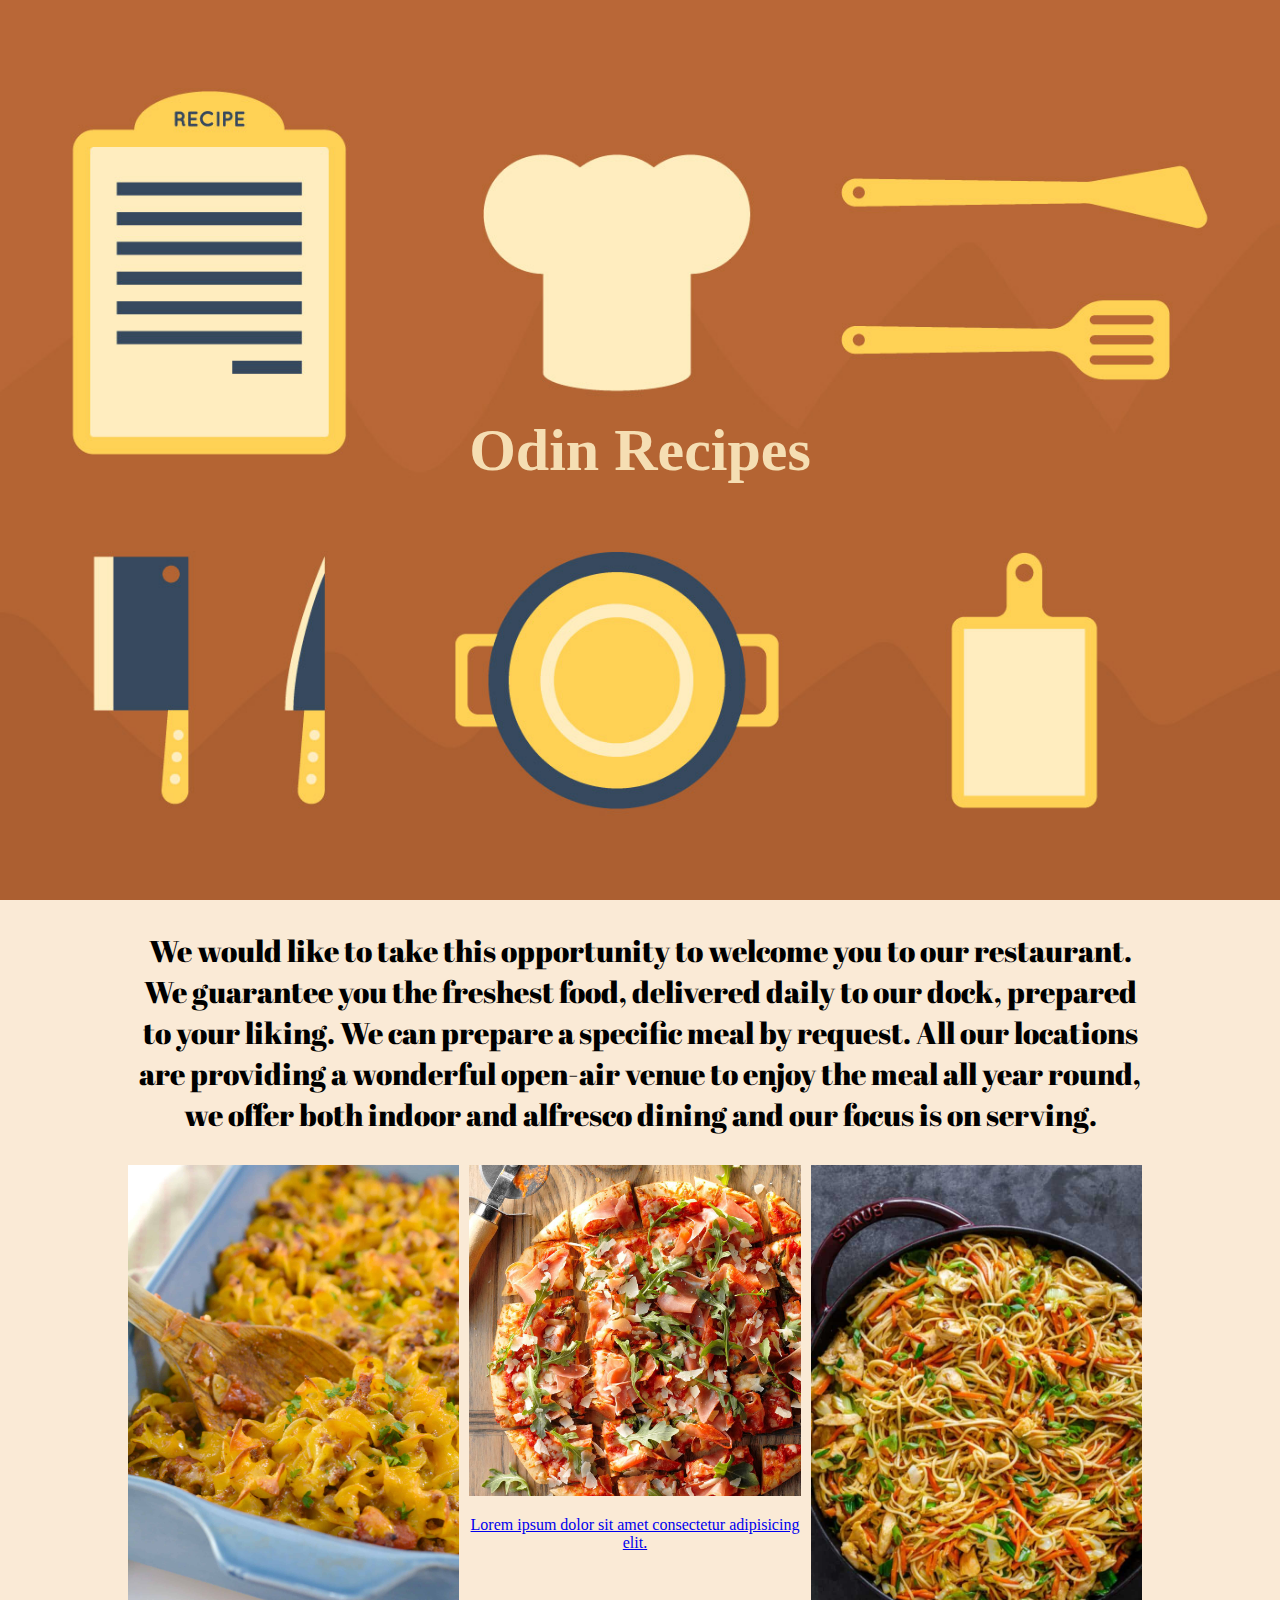
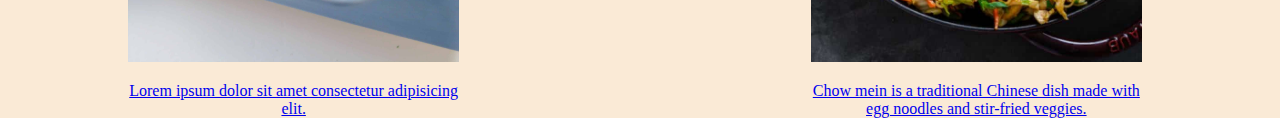
<file: index.html>
<!DOCTYPE html>
<html lang="en">
<head>
  <meta charset="UTF-8">
  <meta http-equiv="X-UA-Compatible" content="IE=edge">
  <meta name="viewport" content="width=device-width, initial-scale=1.0">
  <link rel="preconnect" href="https://fonts.googleapis.com">
<link rel="preconnect" href="https://fonts.gstatic.com" crossorigin>
<link href="https://fonts.googleapis.com/css2?family=Abril+Fatface&display=swap" rel="stylesheet"> 
  <link rel="stylesheet" href="style.css">
  <title>Odin Recipes</title>
</head>
<body>
  <header>
    <h1>Odin Recipes</h1>
  </header>
  <section class="recipe-links">
    <p>
      We would like to take this opportunity to welcome you to our restaurant. We guarantee you the freshest food, delivered daily to our dock, prepared to your liking. We can prepare a specific meal by request. All our locations are providing a wonderful open-air venue to enjoy the meal all year round, we offer both indoor and alfresco dining and our focus is on serving.
    </p>
    <div class="links-container">
      <div class="beef-noodle">
        <a href="./Pizza-casserole.html">
          <img src="./Beef-Noodle.jpg" alt="">
        <p>
          Lorem ipsum dolor sit amet consectetur adipisicing elit. 
        </p>
        </a>
      </div>
      <div class="cheesy-beef">
        <a href="./cheesyBeef.html">
          <img src="./Pizza.jpg" alt="">
        <p>
          Lorem ipsum dolor sit amet consectetur adipisicing elit.
        </p>
        </a>
      </div>
      <div class="chickenChowmein">
        <a href="./chickenChowmein.html">
          <img src="./Chicken.jpg" alt="">
        <p>
          Chow mein is a traditional Chinese dish made with egg noodles and stir-fried veggies.
        </p>
        </a>
      </div>

    </div>
  </section>
  
</body>
</html>
</file>
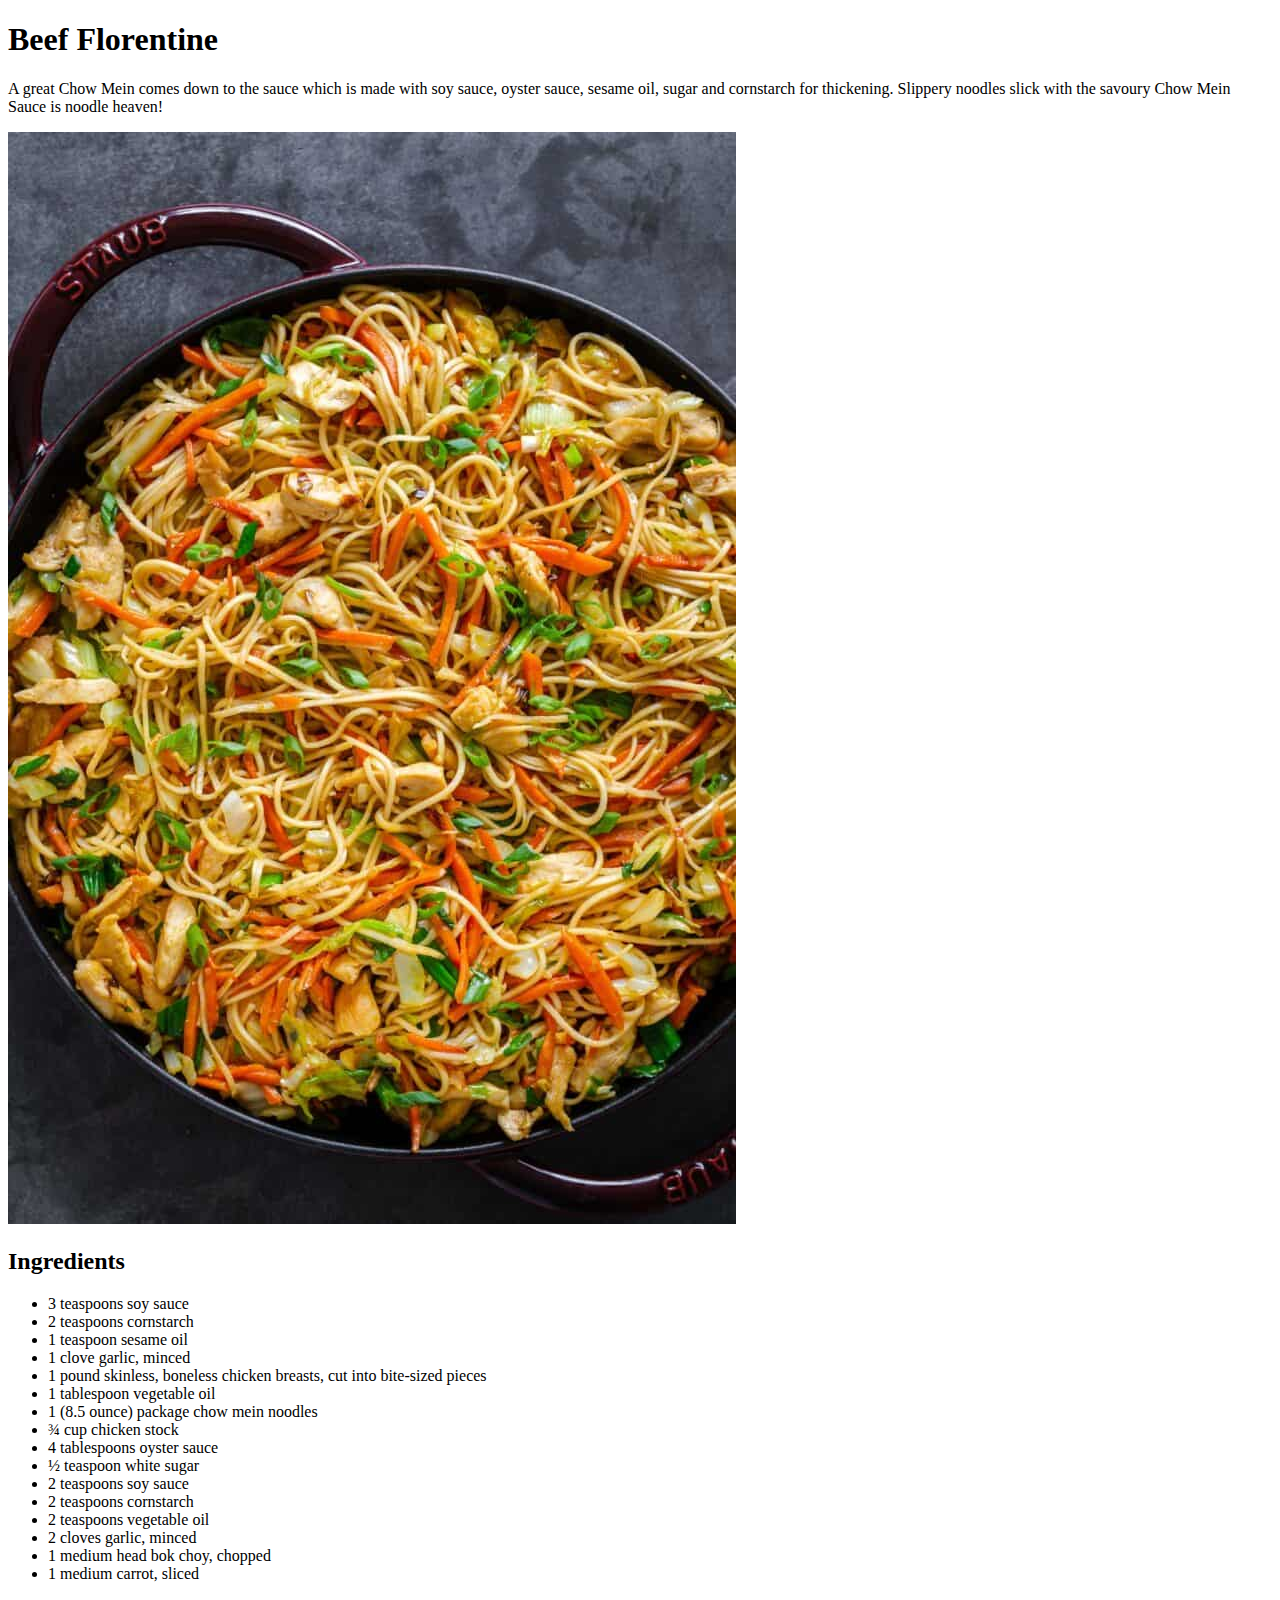
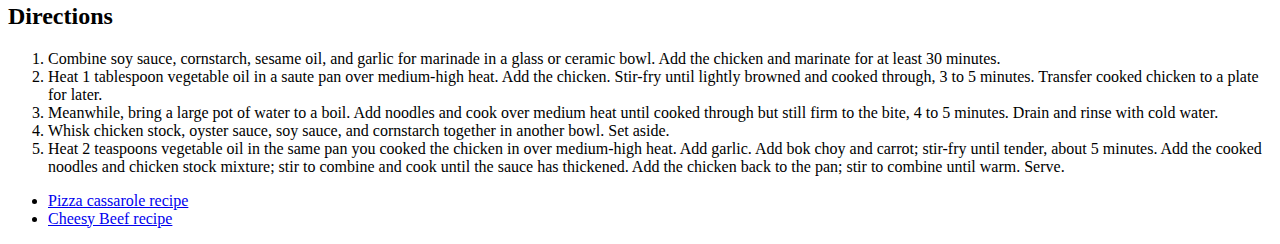
<file: beefFlorentine.html>
<!DOCTYPE html>
<html lang="en">
<head>
  <meta charset="UTF-8">
  <meta http-equiv="X-UA-Compatible" content="IE=edge">
  <meta name="viewport" content="width=device-width, initial-scale=1.0">
  <title>Beef Florentine</title>
</head>
<body>
  <h1>Beef Florentine</h1>
  <p>A great Chow Mein comes down to the sauce which is made with soy sauce, oyster sauce, sesame oil, sugar and cornstarch for thickening. Slippery noodles slick with the savoury Chow Mein Sauce is noodle heaven!</p>
  <img src="./Chicken.jpg" alt="Chicken chow Mein">
  <h2>Ingredients</h2>
  <ul>
    <li> 3 teaspoons soy sauce </li>
    <li> 2 teaspoons cornstarch </li>
    <li> 1 teaspoon sesame oil </li>
    <li> 1 clove garlic, minced </li>
    <li> 1 pound skinless, boneless chicken breasts, cut into bite-sized pieces </li>
    <li> 1 tablespoon vegetable oil </li>
    <li> 1 (8.5 ounce) package chow mein noodles </li>
    <li> ¾ cup chicken stock </li>
    <li> 4 tablespoons oyster sauce </li>
    <li> ½ teaspoon white sugar </li>
    <li> 2 teaspoons soy sauce </li>
    <li> 2 teaspoons cornstarch </li>
    <li> 2 teaspoons vegetable oil </li>
    <li> 2 cloves garlic, minced </li>
    <li> 1 medium head bok choy, chopped </li>
    <li> 1 medium carrot, sliced</li>
  </ul>
  <h2>Directions</h2>
  <ol>
    <li>Combine soy sauce, cornstarch, sesame oil, and garlic for marinade in a glass or ceramic bowl. Add the chicken and marinate for at least 30 minutes.
    </li>
    <li>Heat 1 tablespoon vegetable oil in a saute pan over medium-high heat. Add the chicken. Stir-fry until lightly browned and cooked through, 3 to 5 minutes. Transfer cooked chicken to a plate for later.
    </li>
    <li>Meanwhile, bring a large pot of water to a boil. Add noodles and cook over medium heat until cooked through but still firm to the bite, 4 to 5 minutes. Drain and rinse with cold water.
    </li>
    <li>Whisk chicken stock, oyster sauce, soy sauce, and cornstarch together in another bowl. Set aside.
    </li>
    <li>Heat 2 teaspoons vegetable oil in the same pan you cooked the chicken in over medium-high heat. Add garlic. Add bok choy and carrot; stir-fry until tender, about 5 minutes. Add the cooked noodles and chicken stock mixture; stir to combine and cook until the sauce has thickened. Add the chicken back to the pan; stir to combine until warm. Serve.
    </li>
  </ol>
  <ul>
    <li><a href="./index.html">Pizza cassarole recipe</a></li>
    <li><a href="./cheesyBeef.html">Cheesy Beef recipe</a></li>
  </ul>
</body>
</html>
</file>
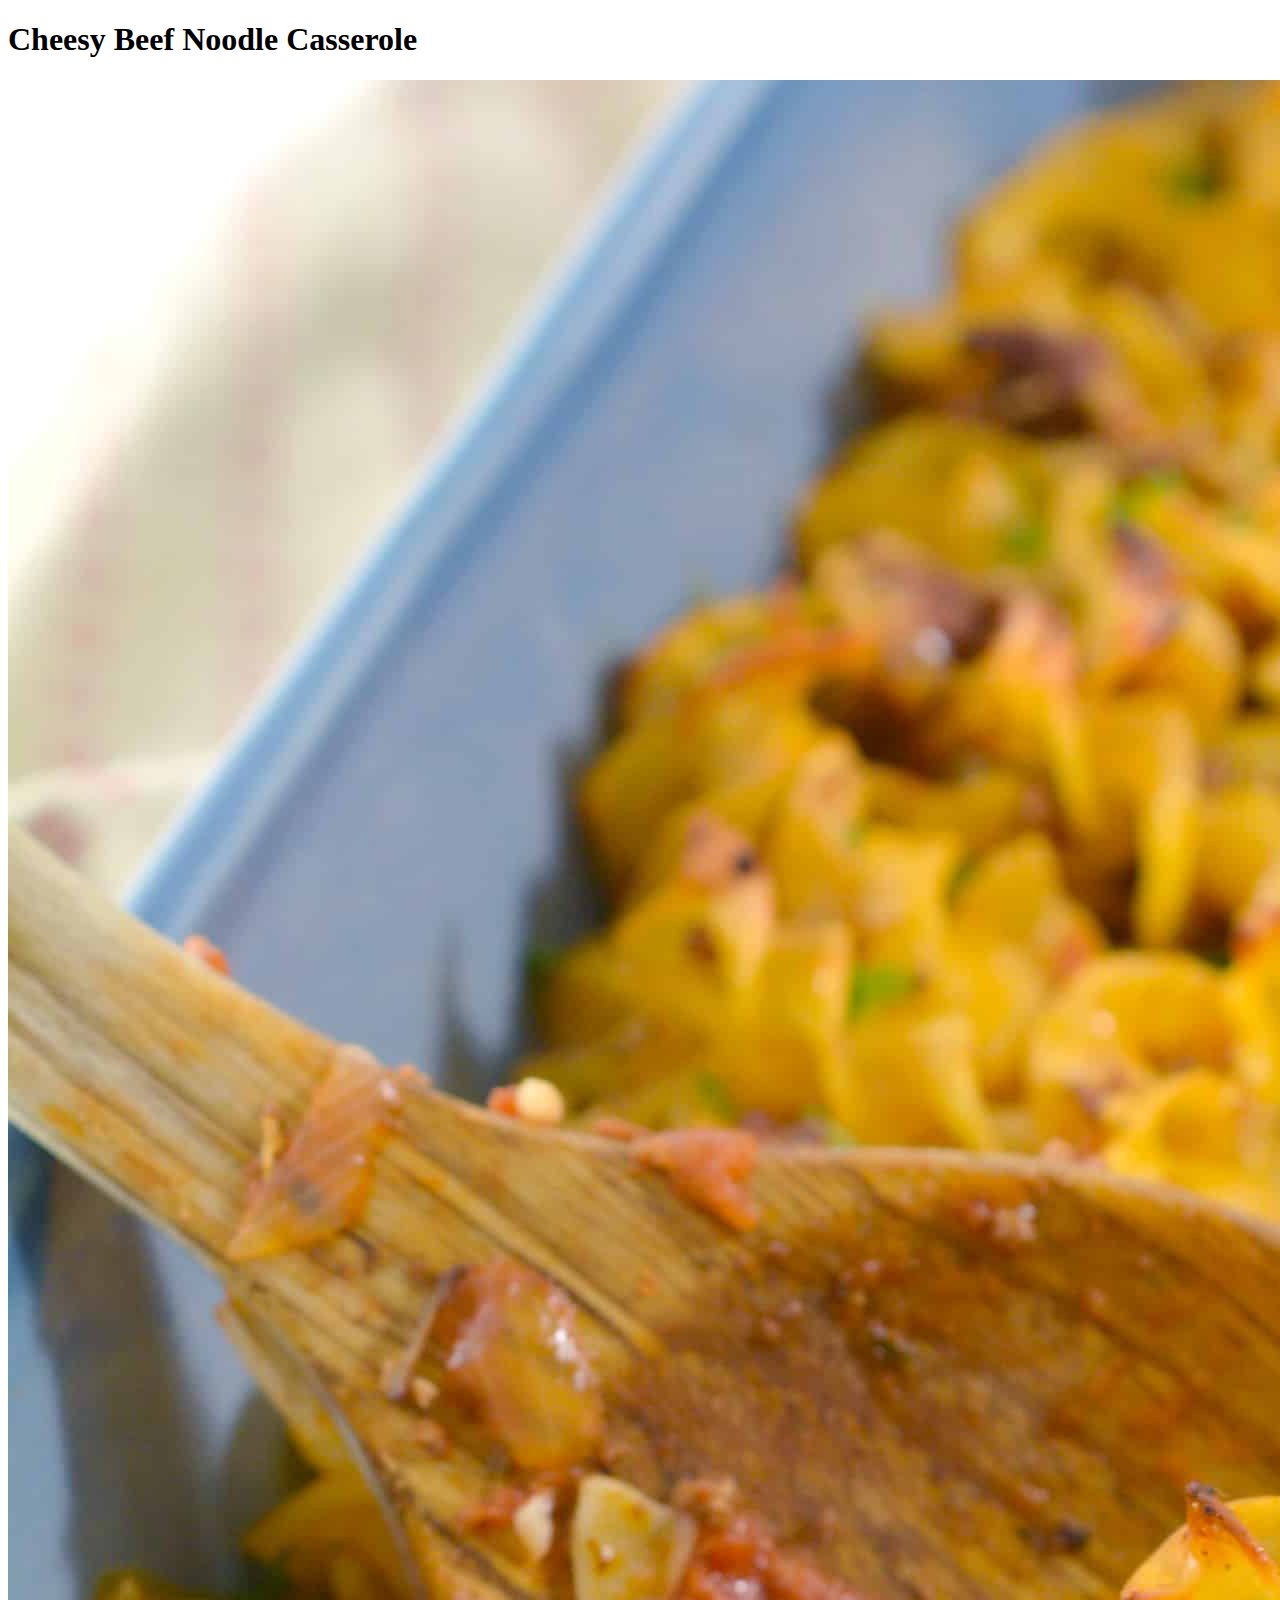
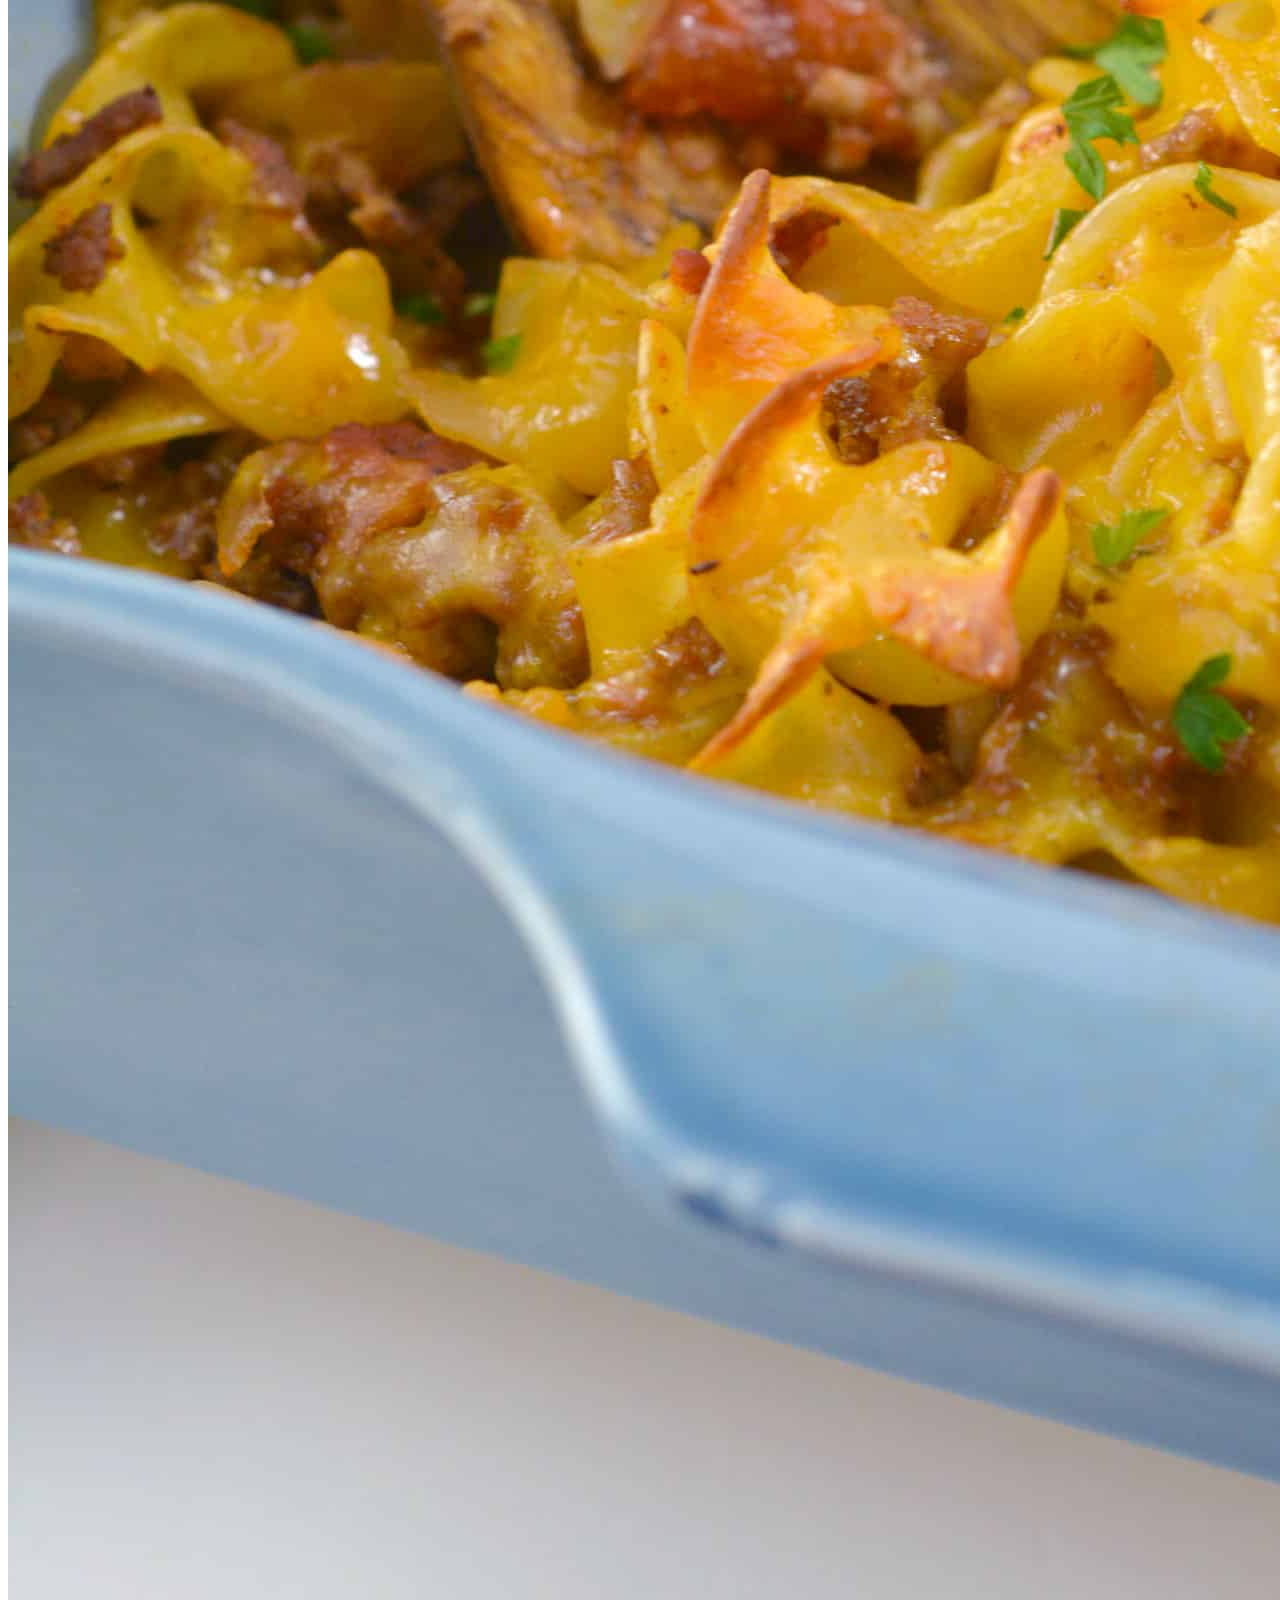
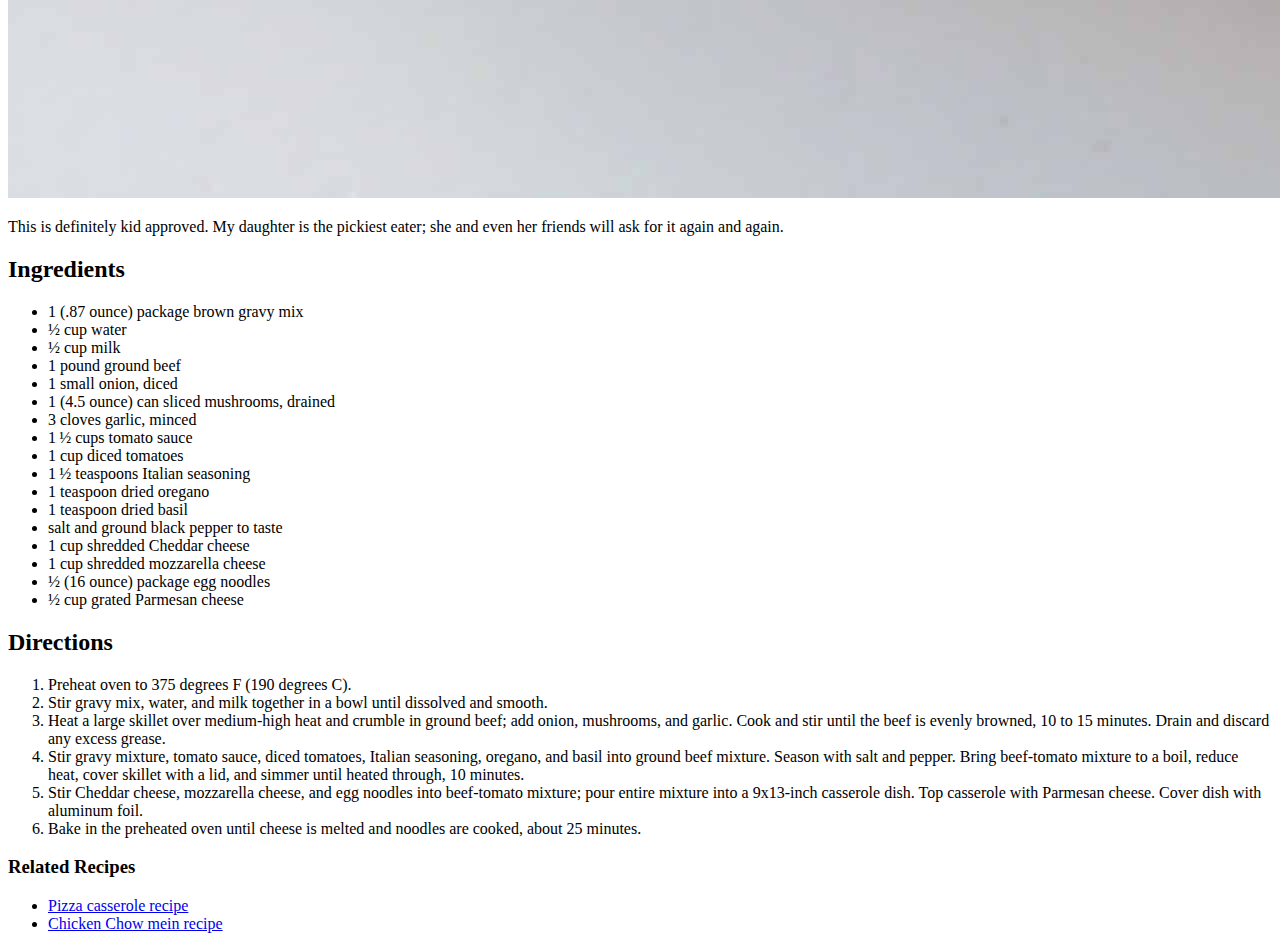
<file: cheesyBeef.html>
<!DOCTYPE html>
<html lang="en">
<head>
  <meta charset="UTF-8">
  <meta http-equiv="X-UA-Compatible" content="IE=edge">
  <meta name="viewport" content="width=device-width, initial-scale=1.0">
  <title>odin-recipes</title>
</head>
<body>
  <h1>Cheesy Beef Noodle Casserole</h1>
  <img src="./Beef-Noodle.jpg" alt="Pizza Casserole on the table">
  <p>This is definitely kid approved. My daughter is the pickiest eater; she and even her friends will ask for it again and again.</p>
  <h2>Ingredients</h2>
  <ul>
    <li>1 (.87 ounce) package brown gravy mix </li>
    <li>½ cup water </li>
    <li>½ cup milk </li>
    <li>1 pound ground beef</li>
    <li>1 small onion, diced </li>
    <li>1 (4.5 ounce) can sliced mushrooms, drained </li>
    <li>3 cloves garlic, minced</li>
    <li>1 ½ cups tomato sauce </li>
    <li>1 cup diced tomatoes </li>
    <li>1 ½ teaspoons Italian seasoning</li>
    <li>1 teaspoon dried oregano</li>
    <li>1 teaspoon dried basil </li>
    <li>salt and ground black pepper to taste </li>
    <li> 1 cup shredded Cheddar cheese </li>
    <li> 1 cup shredded mozzarella cheese </li>
    <li> ½ (16 ounce) package egg noodles </li>
    <li> ½ cup grated Parmesan cheese </li>
  </ul>
  <h2>Directions</h2>
  <ol>
    <li>Preheat oven to 375 degrees F (190 degrees C).</li>
    <li>Stir gravy mix, water, and milk together in a bowl until dissolved and smooth.</li>
    <li>Heat a large skillet over medium-high heat and crumble in ground beef; add onion, mushrooms, and garlic. Cook and stir until the beef is evenly browned, 10 to 15 minutes. Drain and discard any excess grease.</li>
    <li>Stir gravy mixture, tomato sauce, diced tomatoes, Italian seasoning, oregano, and basil into ground beef mixture. Season with salt and pepper. Bring beef-tomato mixture to a boil, reduce heat, cover skillet with a lid, and simmer until heated through, 10 minutes.</li>
    <li>Stir Cheddar cheese, mozzarella cheese, and egg noodles into beef-tomato mixture; pour entire mixture into a 9x13-inch casserole dish. Top casserole with Parmesan cheese. Cover dish with aluminum foil.</li>
    <li>Bake in the preheated oven until cheese is melted and noodles are cooked, about 25 minutes.</li>
  </ol>
  <h3>Related Recipes</h3>
  <ul>
    <li><a href="index.html">Pizza casserole recipe</a></li>
    <li><a href="./chickenChowmein.html"> Chicken Chow mein recipe</a></li>
  </ul>

</body>
</html>
</file>
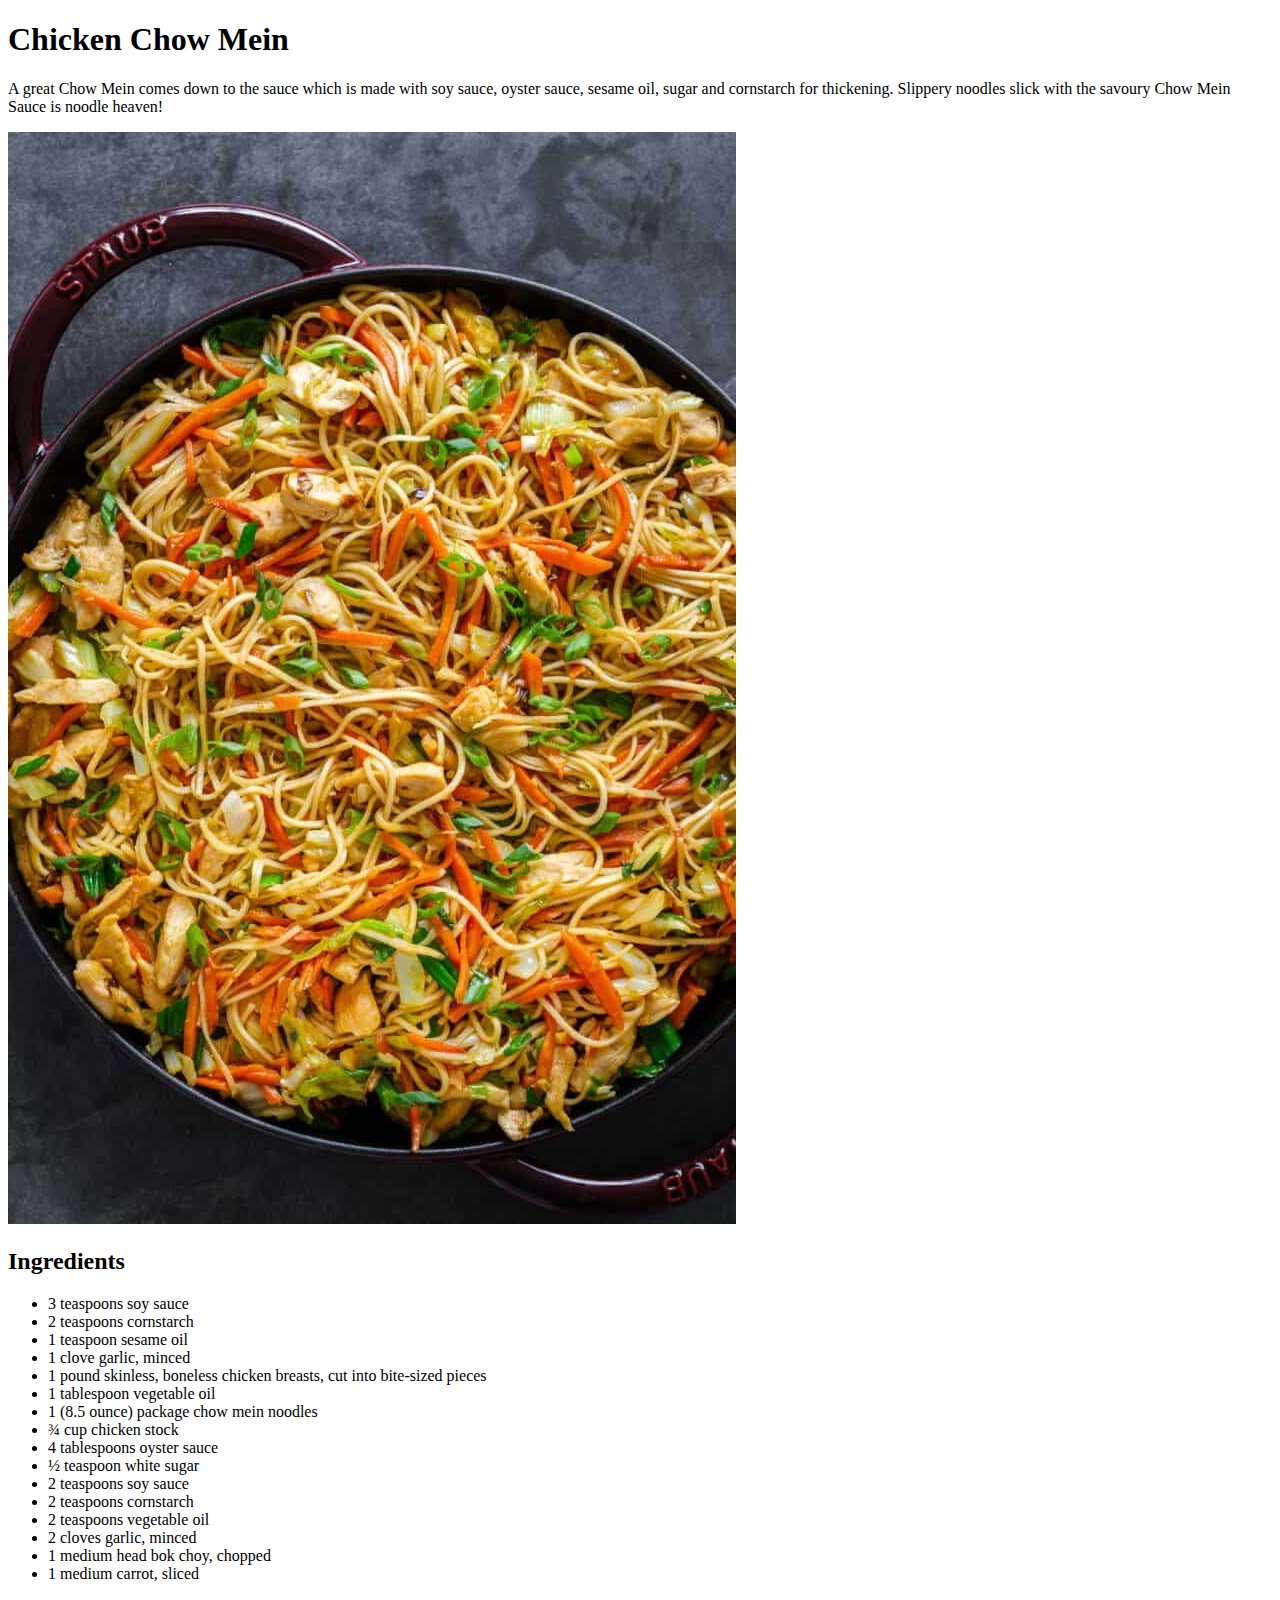
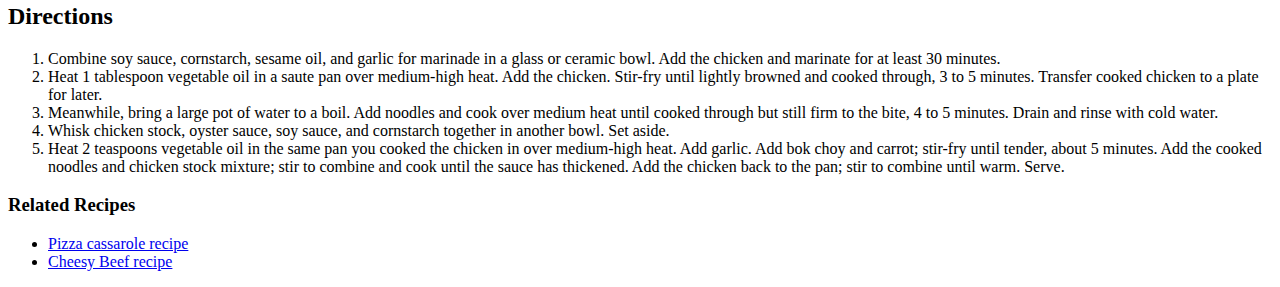
<file: chickenChowmein.html>
<!DOCTYPE html>
<html lang="en">
<head>
  <meta charset="UTF-8">
  <meta http-equiv="X-UA-Compatible" content="IE=edge">
  <meta name="viewport" content="width=device-width, initial-scale=1.0">
  <title>Chicken Chow Mein</title>
</head>
<body>
  <h1>Chicken Chow Mein</h1>
  <p>A great Chow Mein comes down to the sauce which is made with soy sauce, oyster sauce, sesame oil, sugar and cornstarch for thickening. Slippery noodles slick with the savoury Chow Mein Sauce is noodle heaven!</p>
  <img src="./Chicken.jpg" alt="Chicken chow Mein">
  <h2>Ingredients</h2>
  <ul>
    <li> 3 teaspoons soy sauce </li>
    <li> 2 teaspoons cornstarch </li>
    <li> 1 teaspoon sesame oil </li>
    <li> 1 clove garlic, minced </li>
    <li> 1 pound skinless, boneless chicken breasts, cut into bite-sized pieces </li>
    <li> 1 tablespoon vegetable oil </li>
    <li> 1 (8.5 ounce) package chow mein noodles </li>
    <li> ¾ cup chicken stock </li>
    <li> 4 tablespoons oyster sauce </li>
    <li> ½ teaspoon white sugar </li>
    <li> 2 teaspoons soy sauce </li>
    <li> 2 teaspoons cornstarch </li>
    <li> 2 teaspoons vegetable oil </li>
    <li> 2 cloves garlic, minced </li>
    <li> 1 medium head bok choy, chopped </li>
    <li> 1 medium carrot, sliced</li>
  </ul>
  <h2>Directions</h2>
  <ol>
    <li>Combine soy sauce, cornstarch, sesame oil, and garlic for marinade in a glass or ceramic bowl. Add the chicken and marinate for at least 30 minutes.
    </li>
    <li>Heat 1 tablespoon vegetable oil in a saute pan over medium-high heat. Add the chicken. Stir-fry until lightly browned and cooked through, 3 to 5 minutes. Transfer cooked chicken to a plate for later.
    </li>
    <li>Meanwhile, bring a large pot of water to a boil. Add noodles and cook over medium heat until cooked through but still firm to the bite, 4 to 5 minutes. Drain and rinse with cold water.
    </li>
    <li>Whisk chicken stock, oyster sauce, soy sauce, and cornstarch together in another bowl. Set aside.
    </li>
    <li>Heat 2 teaspoons vegetable oil in the same pan you cooked the chicken in over medium-high heat. Add garlic. Add bok choy and carrot; stir-fry until tender, about 5 minutes. Add the cooked noodles and chicken stock mixture; stir to combine and cook until the sauce has thickened. Add the chicken back to the pan; stir to combine until warm. Serve.
    </li>
  </ol>
  <h3>Related Recipes</h3>
  <ul>
    <li><a href="./index.html">Pizza cassarole recipe</a></li>
    <li><a href="./cheesyBeef.html">Cheesy Beef recipe</a></li>
  </ul>
</body>
</html>
</file>
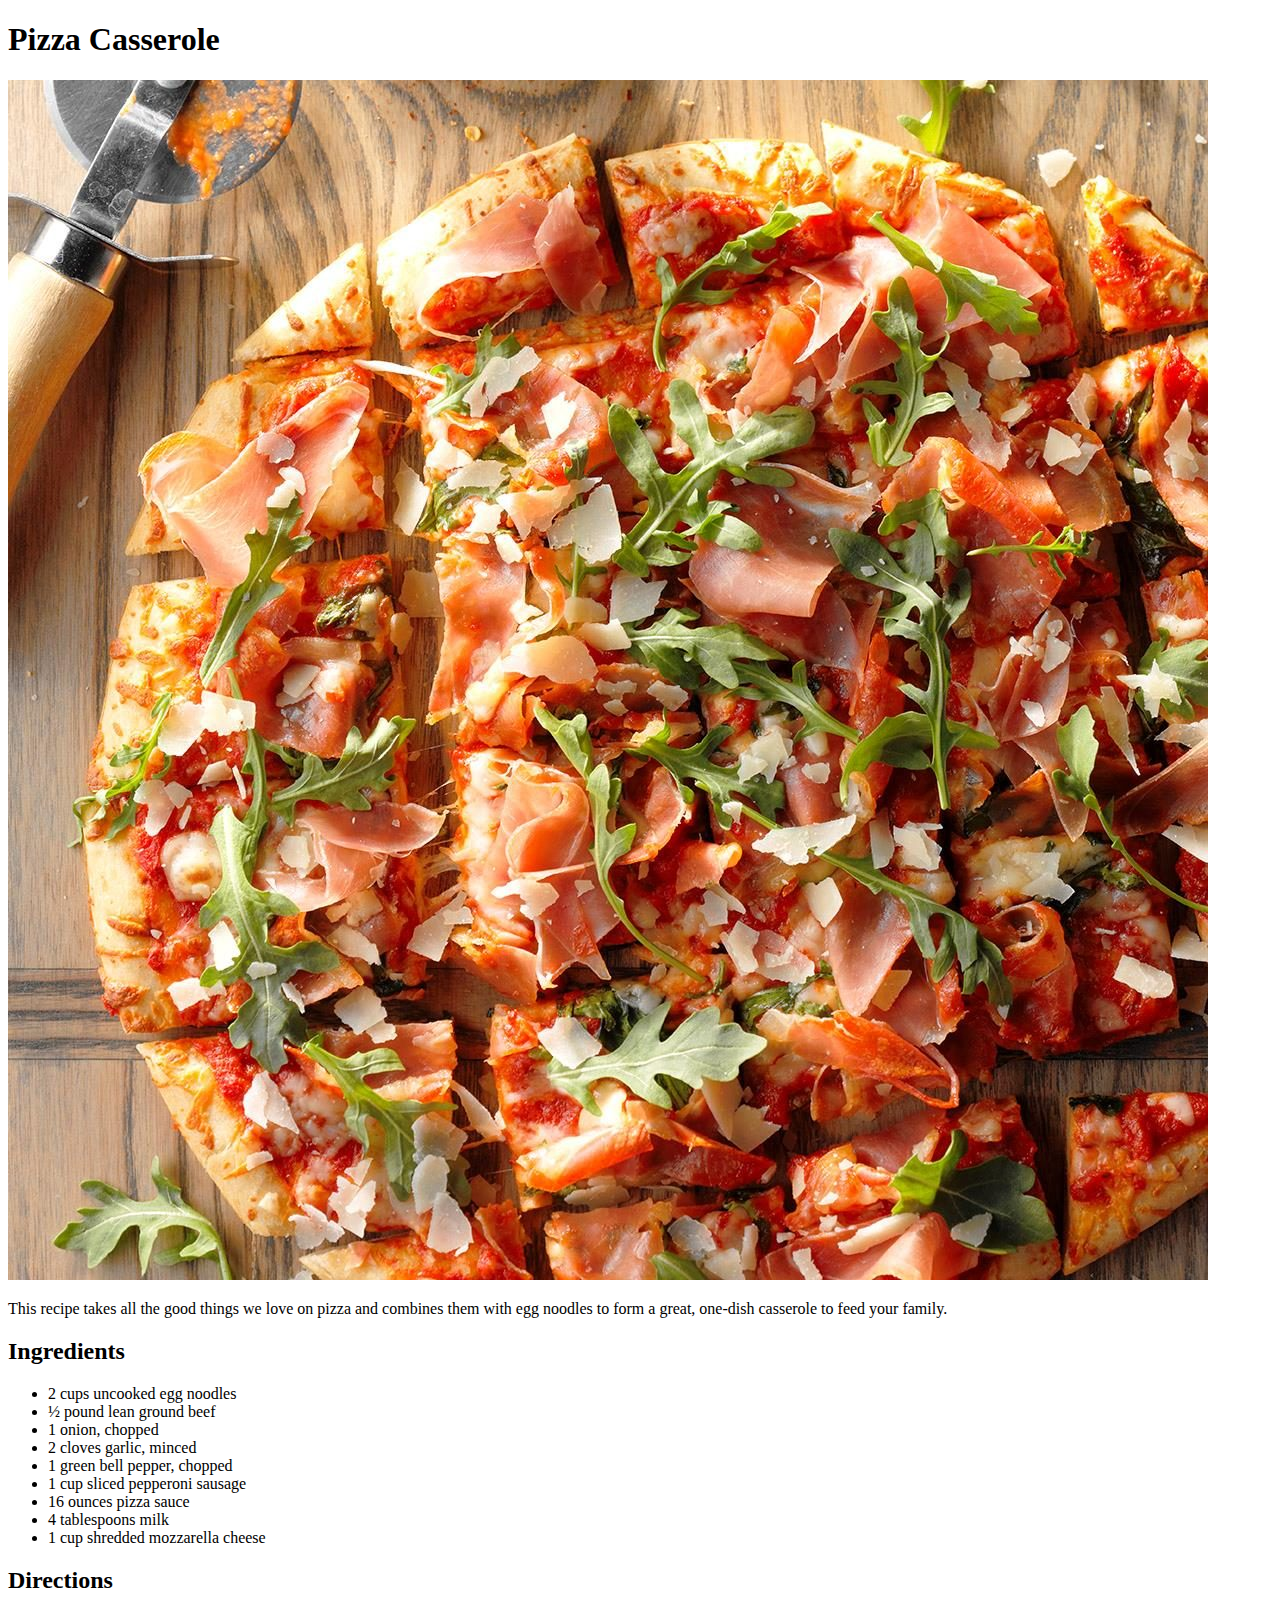
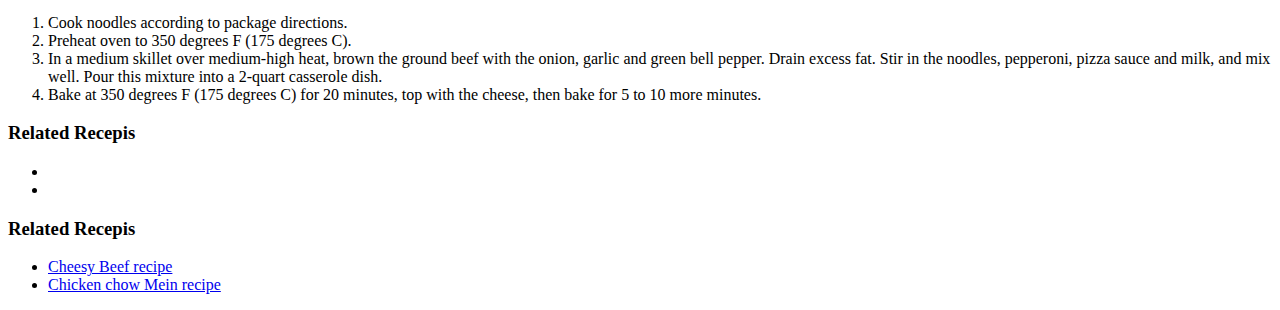
<file: Pizza-casserole.html>
<!DOCTYPE html>
<html lang="en">
<head>
  <meta charset="UTF-8">
  <meta http-equiv="X-UA-Compatible" content="IE=edge">
  <meta name="viewport" content="width=device-width, initial-scale=1.0">
  <title>odin-recipes</title>
</head>
<body>
  <h1>Pizza Casserole</h1>
  <img src="./Pizza.jpg" alt="Pizza Casserole on the table">
  <p>This recipe takes all the good things we love on pizza and combines them with egg noodles to form a great, one-dish casserole to feed your family. </p>
  <h2>Ingredients</h2>
  <ul>
    <li>2 cups uncooked egg noodles</li>
    <li>½ pound lean ground beef </li>
    <li>1 onion, chopped</li>
    <li>2 cloves garlic, minced</li>
    <li>1 green bell pepper, chopped</li>
    <li>1 cup sliced pepperoni sausage</li>
    <li>16 ounces pizza sauce</li>
    <li>4 tablespoons milk </li>
    <li>1 cup shredded mozzarella cheese</li>
  </ul>
  <h2>Directions</h2>
  <ol>
    <li>Cook noodles according to package directions.</li>
    <li>Preheat oven to 350 degrees F (175 degrees C).</li>
    <li>In a medium skillet over medium-high heat, brown the ground beef with the onion, garlic and green bell pepper. Drain excess fat. Stir in the noodles, pepperoni, pizza sauce and milk, and mix well. Pour this mixture into a 2-quart casserole dish.</li>
    <li>Bake at 350 degrees F (175 degrees C) for 20 minutes, top with the cheese, then bake for 5 to 10 more minutes.</li>
  </ol>
  <h3>Related Recepis</h3>
  <ul>
    <li></li>
    <li></li>
  </ul>
  <h3>Related Recepis</h3>
  <ul>
    <li><a href="./cheesyBeef.html">Cheesy Beef recipe</a></li>
    <li><a href="./chickenChowmein.html">Chicken chow Mein recipe</a></li>
  </ul>
</body>
</html>
</file>
<file: style.css>
:root{

}
body{
  margin: 0;
  padding: 0;
  box-sizing: border-box;
  background-color: hsl(34, 78%, 91%);
}
header{
  height: 100vh;
  width: auto;
  background-image: url(./hero.jpg);
  background-size: cover;
  background-position: center;
  background-repeat: no-repeat;
  text-align: center;
  display: grid;
  place-items: center;

}
h1{
  font-size: 60px;
  color: wheat;
}
.recipe-links{
  width: 80%;
  margin: 0 auto;
  text-align: center;

}
.recipe-links>p{
  font-family: 'Abril Fatface', cursive;
  font-size: 30px;
}
img{
  width: 100%;
}
.links-container{
  width: 100%;
  display: flex;
  justify-content: space-around;
  align-items: center;
}
div{
  width: 400px;
  height: 400px;
  margin-inline-end: 10px;

}
</file>
